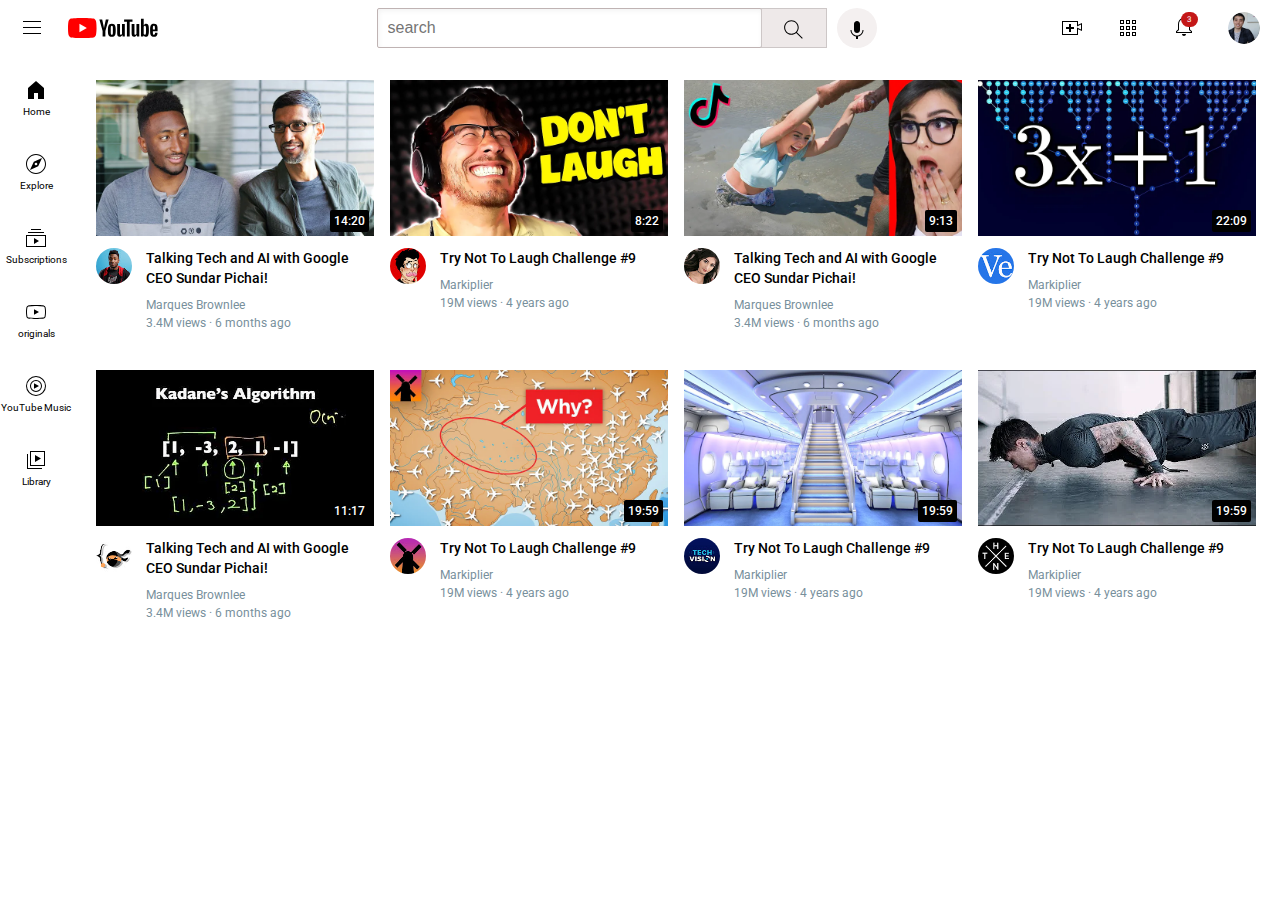
<file: index.html>
<!DOCTYPE html>
<html lang="en">
  <head>
    <meta charset="UTF-8" />
    <meta name="viewport" content="width=device-width, initial-scale=1.0" />

    <!-- Link to google roboto font -->
    <link rel="preconnect" href="https://fonts.googleapis.com" />
    <link rel="preconnect" href="https://fonts.gstatic.com" crossorigin />
    <link
      href="https://fonts.googleapis.com/css2?family=Roboto:ital,wght@0,100..900;1,100..900&display=swap"
      rel="stylesheet"
    />
    <link rel="stylesheet" href="./css/general.css" />
    <link rel="stylesheet" href="./css/header.css" />
    <link rel="stylesheet" href="./css/video.css" />
    <link rel="stylesheet" href="./css/sidebar.css" />
    <title>YouTube.com clone</title>
  </head>
  <body>
    <header class="header">
      <div class="left-section">
        <img
          class="humberger-menu"
          src="assets/icons/hamburger-menu.svg"
          alt=""
        />
        <img
          class="youtube-logo"
          src="assets/icons/youtube-logo.svg"
          alt=""
        />
      </div>
      <div class="middle-section">
        <input class="search-bar" type="text" placeholder="search" />
        <button class="search-button">
          <img class="search-icon" src="assets/icons/search.svg" />
          <div class="tool-tip">search</div>
        </button>
        <button class="voice-search-button">
          <img
            class="voice-search-icon"
            src="assets/icons/voice-search-icon.svg"
            alt=""
          />
          <div class="tool-tip">Search with your voice</div>
        </button>
      </div>
      <div class="right-section">
        <div class="upload-icon-container">
          <img class="upload-icon" src="assets/icons/upload.svg" alt="" />
          <div class="tool-tip">Create</div>
        </div>

        <img
          class="youtube-apps-icon"
          src="assets/icons/youtube-apps.svg"
          alt=""
        />
        <div class="notification-icon-containner">
          <img
            class="notification-icon"
            src="assets/icons/notifications.svg"
            alt=""
          />
          <div class="notifications-count">3</div>
        </div>
        <img
          class="channel-icon"
          src="assets/icons/my-channel.jpeg"
          alt=""
        />
      </div>
    </header>

    <!-- side bar  -->
    <nav class="side-bar">
      <div class="sidebar-link">
        <img src="assets/icons/home.svg" alt="" />
        <div>Home</div>
      </div>

      <div class="sidebar-link">
        <img src="assets/icons/explore.svg" alt="" />
        <div>Explore</div>
      </div>

      <div class="sidebar-link">
        <img src="assets/icons/subscriptions.svg" alt="" />
        <div>Subscriptions</div>
      </div>

      <div class="sidebar-link">
        <img src="assets/icons/originals.svg" alt="" />
        <div>originals</div>
      </div>

      <div class="sidebar-link">
        <img src="assets/icons/youtube-music.svg" alt="" />
        <div>YouTube Music</div>
      </div>

      <div class="sidebar-link">
        <img src="assets/icons/library.svg" alt="" />
        <div>Library</div>
      </div>
    </nav>

    <!-- Main Section -->

    <main>
      <section class="video-grid">
        <div class="video-preview">
          <!-- first row -->
          <div class="thumbnail-row">
            <img
              class="thumbnail"
              src="assets/thumbnails/thumbnail-1.webp"
              alt=""
            />
            <div class="video-time">14:20</div>
          </div>
          <!-- Second row -->
          <div class="video-info-grid">
            <!-- profile  -->
            <div class="channel-picture">
              <img
                class="profile-picture"
                src="assets/profiles/channel-1.jpeg"
                alt=""
              />
            </div>
            <!-- video Informations -->
            <div class="video-info">
              <p class="video-tittle">
                Talking Tech and AI with Google CEO Sundar Pichai!
              </p>
              <p class="video-author">Marques Brownlee</p>
              <p class="video-stats">3.4M views &#183; 6 months ago</p>
            </div>
          </div>
        </div>

        <!-- Second Video Preview -->
        <div class="video-preview">
          <!-- first row -->
          <div class="thumbnail-row">
            <img
              class="thumbnail"
              src="assets/thumbnails/thumbnail-2.webp"
              alt=""
            />
            <div class="video-time">8:22</div>
          </div>
          <!-- Second row -->
          <div class="video-info-grid">
            <!-- profile  -->
            <div class="channel-picture">
              <img
                class="profile-picture"
                src="assets/profiles/channel-2.jpeg"
                alt=""
              />
            </div>
            <!-- video Informations -->
            <div class="video-info">
              <p class="video-tittle">Try Not To Laugh Challenge #9</p>
              <p class="video-author">Markiplier</p>
              <p class="video-stats">19M views &#183; 4 years ago</p>
            </div>
          </div>
        </div>

        <!-- Third Video Preview -->
        <div class="video-preview">
          <!-- first row -->
          <div class="thumbnail-row">
            <img
              class="thumbnail"
              src="assets/thumbnails/thumbnail-3.webp"
              alt=""
            />
            <div class="video-time">9:13</div>
          </div>
          <!-- Second row -->
          <div class="video-info-grid">
            <!-- profile  -->
            <div class="channel-picture">
              <img
                class="profile-picture"
                src="assets/profiles/channel-3.jpeg"
                alt=""
              />
            </div>
            <!-- video Informations -->
            <div class="video-info">
              <p class="video-tittle">
                Talking Tech and AI with Google CEO Sundar Pichai!
              </p>
              <p class="video-author">Marques Brownlee</p>
              <p class="video-stats">3.4M views &#183; 6 months ago</p>
            </div>
          </div>
        </div>

        <!-- Second Video Preview -->
        <div class="video-preview">
          <!-- first row -->
          <div class="thumbnail-row">
            <img
              class="thumbnail"
              src="assets/thumbnails/thumbnail-4.webp"
              alt=""
            />
            <div class="video-time">22:09</div>
          </div>
          <!-- Second row -->
          <div class="video-info-grid">
            <!-- profile  -->
            <div class="channel-picture">
              <img
                class="profile-picture"
                src="assets/profiles/channel-4.jpeg"
                alt=""
              />
            </div>
            <!-- video Informations -->
            <div class="video-info">
              <p class="video-tittle">Try Not To Laugh Challenge #9</p>
              <p class="video-author">Markiplier</p>
              <p class="video-stats">19M views &#183; 4 years ago</p>
            </div>
          </div>
        </div>

        <div class="video-preview">
          <!-- first row -->
          <div class="thumbnail-row">
            <img
              class="thumbnail"
              src="assets/thumbnails/thumbnail-5.webp"
              alt=""
            />
            <div class="video-time">11:17</div>
          </div>
          <!-- Second row -->
          <div class="video-info-grid">
            <!-- profile  -->
            <div class="channel-picture">
              <img
                class="profile-picture"
                src="assets/profiles/channel-5.jpeg"
                alt=""
              />
            </div>
            <!-- video Informations -->
            <div class="video-info">
              <p class="video-tittle">
                Talking Tech and AI with Google CEO Sundar Pichai!
              </p>
              <p class="video-author">Marques Brownlee</p>
              <p class="video-stats">3.4M views &#183; 6 months ago</p>
            </div>
          </div>
        </div>

        <!--Video Preview -->
        <div class="video-preview">
          <!-- first row -->
          <div class="thumbnail-row">
            <img
              class="thumbnail"
              src="assets/thumbnails/thumbnail-7.webp"
              alt=""
            />
            <div class="video-time">19:59</div>
          </div>
          <!-- Second row -->
          <div class="video-info-grid">
            <!-- profile  -->
            <div class="channel-picture">
              <img
                class="profile-picture"
                src="assets/profiles/channel-7.jpeg"
                alt=""
              />
            </div>
            <!-- video Informations -->
            <div class="video-info">
              <p class="video-tittle">Try Not To Laugh Challenge #9</p>
              <p class="video-author">Markiplier</p>
              <p class="video-stats">19M views &#183; 4 years ago</p>
            </div>
          </div>
        </div>

        <!--Video Preview -->
        <div class="video-preview">
          <!-- first row -->
          <div class="thumbnail-row">
            <img
              class="thumbnail"
              src="assets/thumbnails/thumbnail-8.webp"
              alt=""
            />
            <div class="video-time">19:59</div>
          </div>
          <!-- Second row -->
          <div class="video-info-grid">
            <!-- profile  -->
            <div class="channel-picture">
              <img
                class="profile-picture"
                src="assets/profiles/channel-8.jpeg"
                alt=""
              />
            </div>
            <!-- video Informations -->
            <div class="video-info">
              <p class="video-tittle">Try Not To Laugh Challenge #9</p>
              <p class="video-author">Markiplier</p>
              <p class="video-stats">19M views &#183; 4 years ago</p>
            </div>
          </div>
        </div>

        <!--Video Preview -->
        <div class="video-preview">
          <!-- first row -->
          <div class="thumbnail-row">
            <img
              class="thumbnail"
              src="assets/thumbnails/thumbnail-9.webp"
              alt=""
            />
            <div class="video-time">19:59</div>
          </div>
          <!-- Second row -->
          <div class="video-info-grid">
            <!-- profile  -->
            <div class="channel-picture">
              <img
                class="profile-picture"
                src="assets/profiles/channel-9.jpeg"
                alt=""
              />
            </div>
            <!-- video Informations -->
            <div class="video-info">
              <p class="video-tittle">Try Not To Laugh Challenge #9</p>
              <p class="video-author">Markiplier</p>
              <p class="video-stats">19M views &#183; 4 years ago</p>
            </div>
          </div>
        </div>
      </section>
    </main>
</file>
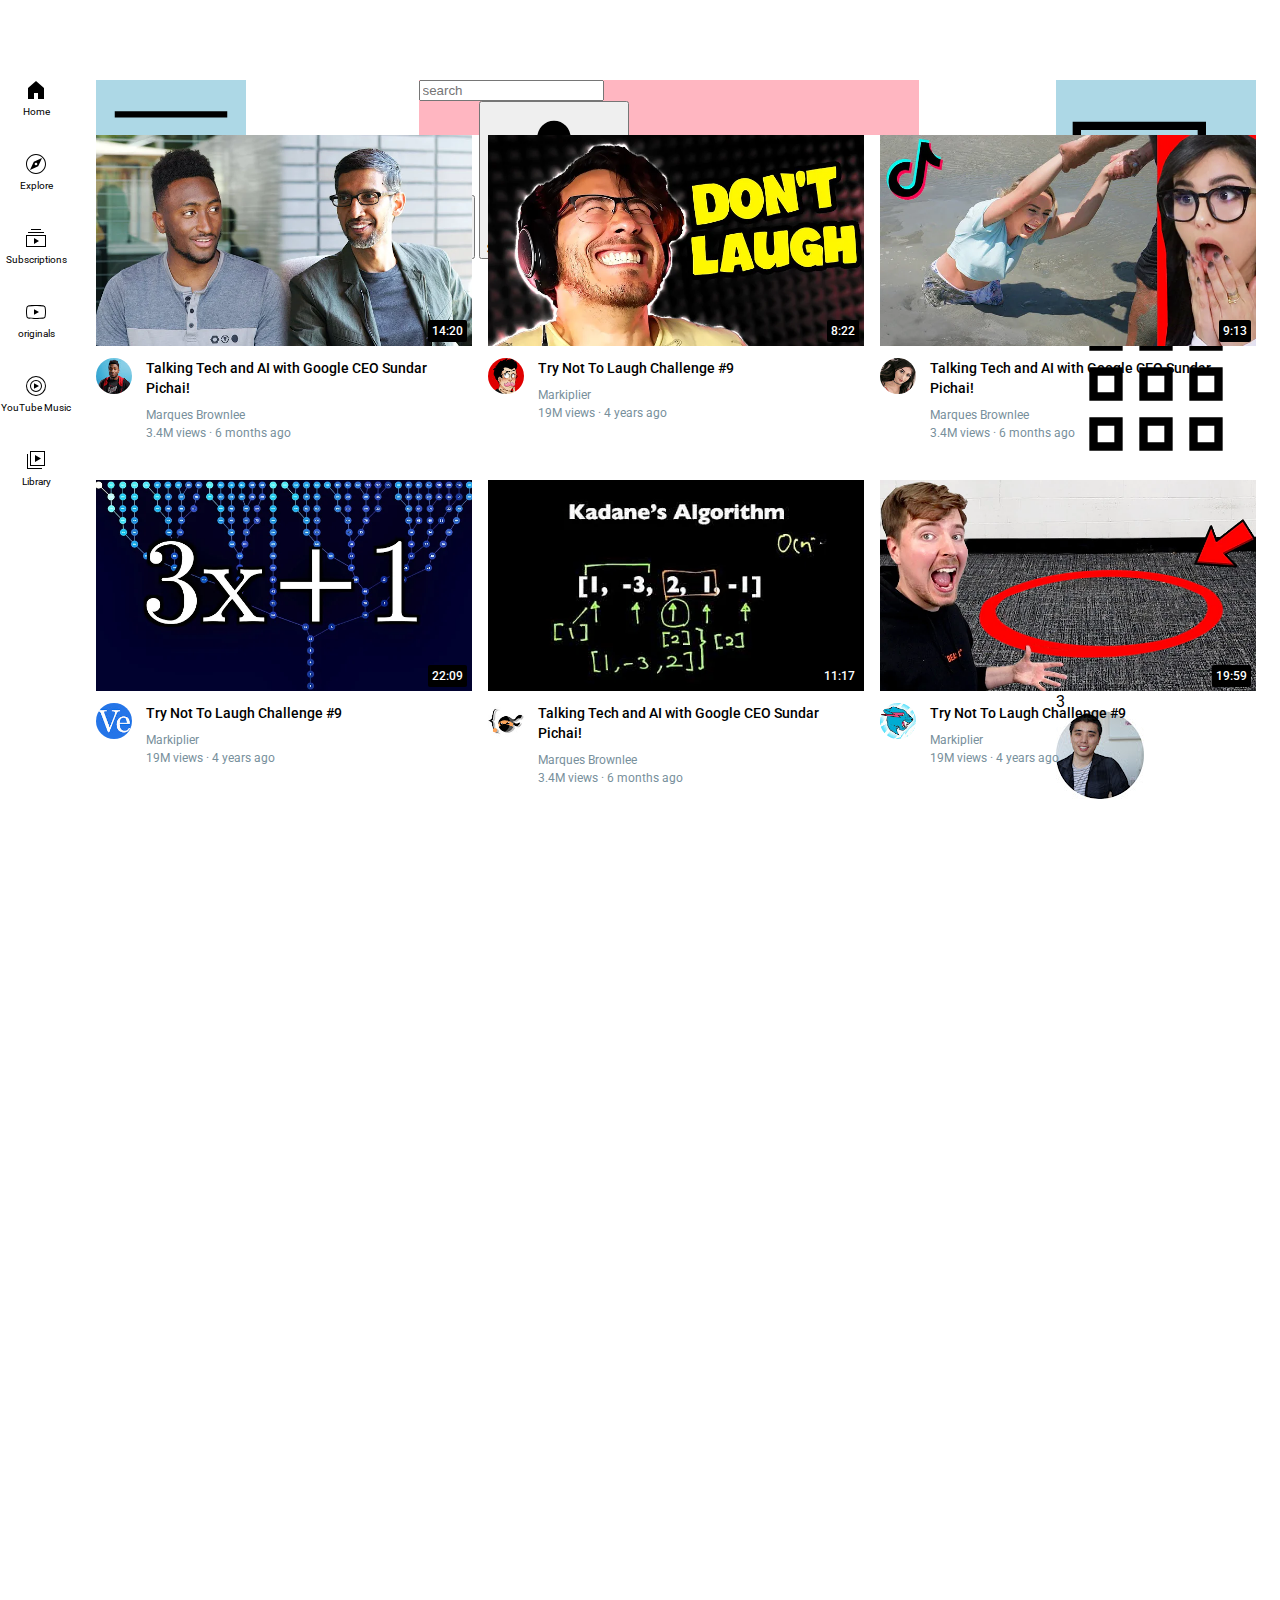
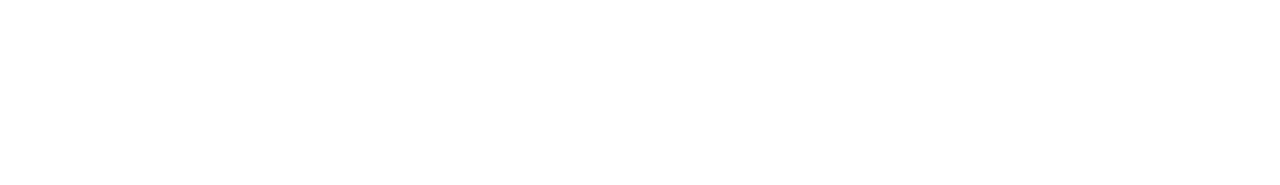
<file: youtube.html/index.html>
<!DOCTYPE html>
<html lang="en">
  <head>
    <meta charset="UTF-8" />
    <meta name="viewport" content="width=device-width, initial-scale=1.0" />

    <!-- Link to google roboto font -->
    <link rel="preconnect" href="https://fonts.googleapis.com" />
    <link rel="preconnect" href="https://fonts.gstatic.com" crossorigin />
    <link
      href="https://fonts.googleapis.com/css2?family=Roboto:ital,wght@0,100..900;1,100..900&display=swap"
      rel="stylesheet"
    />
    <link rel="stylesheet" href="./css/general.css" />
    <link rel="stylesheet" href="./css/header.css" />
    <link rel="stylesheet" href="./css/video.css" />
    <link rel="stylesheet" href="./css/sidebar.css" />
    <title>YouTube.com clone</title>
  </head>
  <body>
    <div class="header">
      <div class="left-section">
        <img
          class="humberger-menu"
          src="../assets/icons/hamburger-menu.svg"
          alt=""
        />
        <img
          class="youtube-logo"
          src="../assets/icons/youtube-logo.svg"
          alt=""
        />
      </div>
      <div class="middle-section">
        <input class="search-bar" type="text" placeholder="search" />
        <button class="search-button">
          <img class="search-icon" src="../assets/icons/search.svg" />
          <div class="tool-tip">search</div>
        </button>
        <button class="voice-search-button">
          <img
            class="voice-search-icon"
            src="../assets/icons/voice-search-icon.svg"
            alt=""
          />
          <div class="tool-tip">Search with your voice</div>
        </button>
      </div>
      <div class="right-section">
        <img class="upload-icon" src="../assets/icons/upload.svg" alt="" />
        <img
          class="youtube-apps-icon"
          src="../assets/icons/youtube-apps.svg"
          alt=""
        />
        <div class="notification-icon-containner">
          <img
            class="notification-icon"
            src="../assets/icons/notifications.svg"
            alt=""
          />
          <div class="notifications-count">3</div>
        </div>
        <img
          class="channel-icon"
          src="../assets/icons/my-channel.jpeg"
          alt=""
        />
      </div>
    </div>

    <!-- side bar  -->
    <div class="side-bar">
      <div class="sidebar-link">
        <img src="../assets/icons/home.svg" alt="" />
        <div>Home</div>
      </div>

      <div class="sidebar-link">
        <img src="../assets/icons/explore.svg" alt="" />
        <div>Explore</div>
      </div>

      <div class="sidebar-link">
        <img src="../assets/icons/subscriptions.svg" alt="" />
        <div>Subscriptions</div>
      </div>

      <div class="sidebar-link">
        <img src="../assets/icons/originals.svg" alt="" />
        <div>originals</div>
      </div>

      <div class="sidebar-link">
        <img src="../assets/icons/youtube-music.svg" alt="" />
        <div>YouTube Music</div>
      </div>

      <div class="sidebar-link">
        <img src="../assets/icons/library.svg" alt="" />
        <div>Library</div>
      </div>
    </div>
    <div class="video-grid">
      <div class="video-preview">
        <!-- first row -->
        <div class="thumbnail-row">
          <img
            class="thumbnail"
            src="../assets/thumbnails/thumbnail-1.webp"
            alt=""
          />
          <div class="video-time">14:20</div>
        </div>
        <!-- Second row -->
        <div class="video-info-grid">
          <!-- profile  -->
          <div class="channel-picture">
            <img
              class="profile-picture"
              src="../assets/profiles/channel-1.jpeg"
              alt=""
            />
          </div>
          <!-- video Informations -->
          <div class="video-info">
            <p class="video-tittle">
              Talking Tech and AI with Google CEO Sundar Pichai!
            </p>
            <p class="video-author">Marques Brownlee</p>
            <p class="video-stats">3.4M views &#183; 6 months ago</p>
          </div>
        </div>
      </div>

      <!-- Second Video Preview -->
      <div class="video-preview">
        <!-- first row -->
        <div class="thumbnail-row">
          <img
            class="thumbnail"
            src="../assets/thumbnails/thumbnail-2.webp"
            alt=""
          />
          <div class="video-time">8:22</div>
        </div>
        <!-- Second row -->
        <div class="video-info-grid">
          <!-- profile  -->
          <div class="channel-picture">
            <img
              class="profile-picture"
              src="../assets/profiles/channel-2.jpeg"
              alt=""
            />
          </div>
          <!-- video Informations -->
          <div class="video-info">
            <p class="video-tittle">Try Not To Laugh Challenge #9</p>
            <p class="video-author">Markiplier</p>
            <p class="video-stats">19M views &#183; 4 years ago</p>
          </div>
        </div>
      </div>

      <!-- Third Video Preview -->
      <div class="video-preview">
        <!-- first row -->
        <div class="thumbnail-row">
          <img
            class="thumbnail"
            src="../assets/thumbnails/thumbnail-3.webp"
            alt=""
          />
          <div class="video-time">9:13</div>
        </div>
        <!-- Second row -->
        <div class="video-info-grid">
          <!-- profile  -->
          <div class="channel-picture">
            <img
              class="profile-picture"
              src="../assets/profiles/channel-3.jpeg"
              alt=""
            />
          </div>
          <!-- video Informations -->
          <div class="video-info">
            <p class="video-tittle">
              Talking Tech and AI with Google CEO Sundar Pichai!
            </p>
            <p class="video-author">Marques Brownlee</p>
            <p class="video-stats">3.4M views &#183; 6 months ago</p>
          </div>
        </div>
      </div>

      <!-- Second Video Preview -->
      <div class="video-preview">
        <!-- first row -->
        <div class="thumbnail-row">
          <img
            class="thumbnail"
            src="../assets/thumbnails/thumbnail-4.webp"
            alt=""
          />
          <div class="video-time">22:09</div>
        </div>
        <!-- Second row -->
        <div class="video-info-grid">
          <!-- profile  -->
          <div class="channel-picture">
            <img
              class="profile-picture"
              src="../assets/profiles/channel-4.jpeg"
              alt=""
            />
          </div>
          <!-- video Informations -->
          <div class="video-info">
            <p class="video-tittle">Try Not To Laugh Challenge #9</p>
            <p class="video-author">Markiplier</p>
            <p class="video-stats">19M views &#183; 4 years ago</p>
          </div>
        </div>
      </div>

      <div class="video-preview">
        <!-- first row -->
        <div class="thumbnail-row">
          <img
            class="thumbnail"
            src="../assets/thumbnails/thumbnail-5.webp"
            alt=""
          />
          <div class="video-time">11:17</div>
        </div>
        <!-- Second row -->
        <div class="video-info-grid">
          <!-- profile  -->
          <div class="channel-picture">
            <img
              class="profile-picture"
              src="../assets/profiles/channel-5.jpeg"
              alt=""
            />
          </div>
          <!-- video Informations -->
          <div class="video-info">
            <p class="video-tittle">
              Talking Tech and AI with Google CEO Sundar Pichai!
            </p>
            <p class="video-author">Marques Brownlee</p>
            <p class="video-stats">3.4M views &#183; 6 months ago</p>
          </div>
        </div>
      </div>

      <!-- Second Video Preview -->
      <div class="video-preview">
        <!-- first row -->
        <div class="thumbnail-row">
          <img
            class="thumbnail"
            src="../assets/thumbnails/thumbnail-6.webp"
            alt=""
          />
          <div class="video-time">19:59</div>
        </div>
        <!-- Second row -->
        <div class="video-info-grid">
          <!-- profile  -->
          <div class="channel-picture">
            <img
              class="profile-picture"
              src="../assets/profiles/channel-6.jpeg"
              alt=""
            />
          </div>
          <!-- video Informations -->
          <div class="video-info">
            <p class="video-tittle">Try Not To Laugh Challenge #9</p>
            <p class="video-author">Markiplier</p>
            <p class="video-stats">19M views &#183; 4 years ago</p>
          </div>
        </div>
      </div>
    </div>
  </body>
</html>
</file>
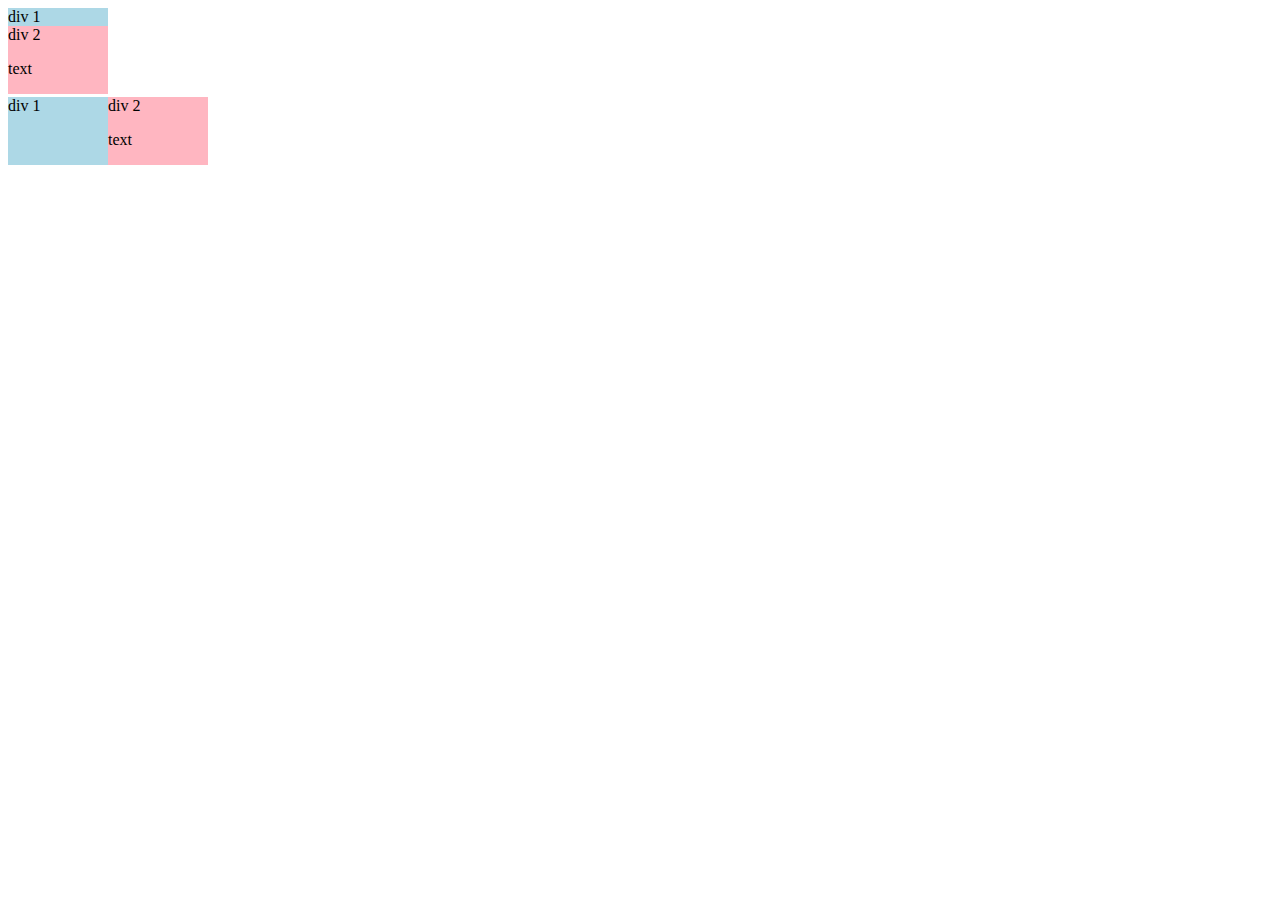
<file: intro-to-html/grid.html>
<!DOCTYPE html>
<html lang="en">
<head>
    <meta charset="UTF-8">
    <meta name="viewport" content="width=device-width, initial-scale=1.0">
    <title>Grid Practice</title>
</head>
<body>
   <div style="
    display: grid;
    grid-template-columns: 100px ;
    
    ">
    <div style="background-color: lightblue;">div 1</div>
    <div style="background-color: lightpink;">div 2 <p>text</p></div>
    
   </div> 
   <div style="
    display: grid;
    grid-template-columns: 100px 100px 100px ;
    margin-top: 3px;
    
    ">
    <div style="background-color: lightblue;">div 1</div>
    <div style="background-color: lightpink;">div 2 <p>text</p></div>
    
   </div>
</body>
</html>
</file>
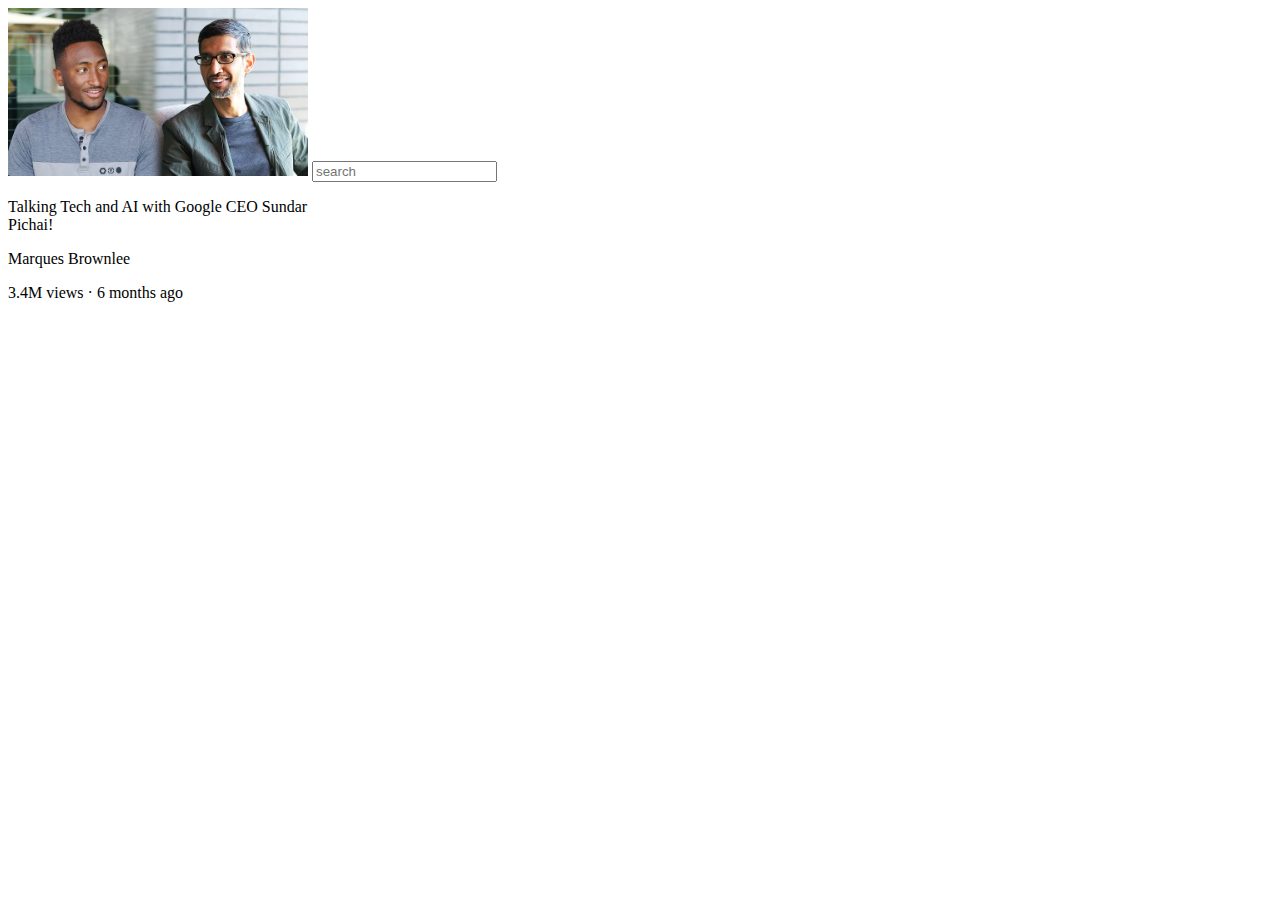
<file: youtube.html/youtube.html>
<!DOCTYPE html>
<html lang="en">
  <head>
    <meta charset="UTF-8" />
    <meta name="viewport" content="width=device-width, initial-scale=1.0" />
    <title>YouTube.com clone</title>
    <style>
      .thumbnail {
        width: 300px;
      }

      
      .search-bar {
        ok;
      }
      .video-tittle{
       width: 300px; 
      }
    </style>
  </head>
  <body>
    <img class="thumbnail" src="../assets/thumbnails/thumbnail-1.webp" alt="" />
    <input class="search-bar" type="text" placeholder="search" />
    <p class="video-tittle">Talking Tech and AI with Google CEO Sundar Pichai!</p>
    <p>Marques Brownlee</p>
    <p>3.4M views &#183; 6 months ago</p>
  </body>
</html>
</file>
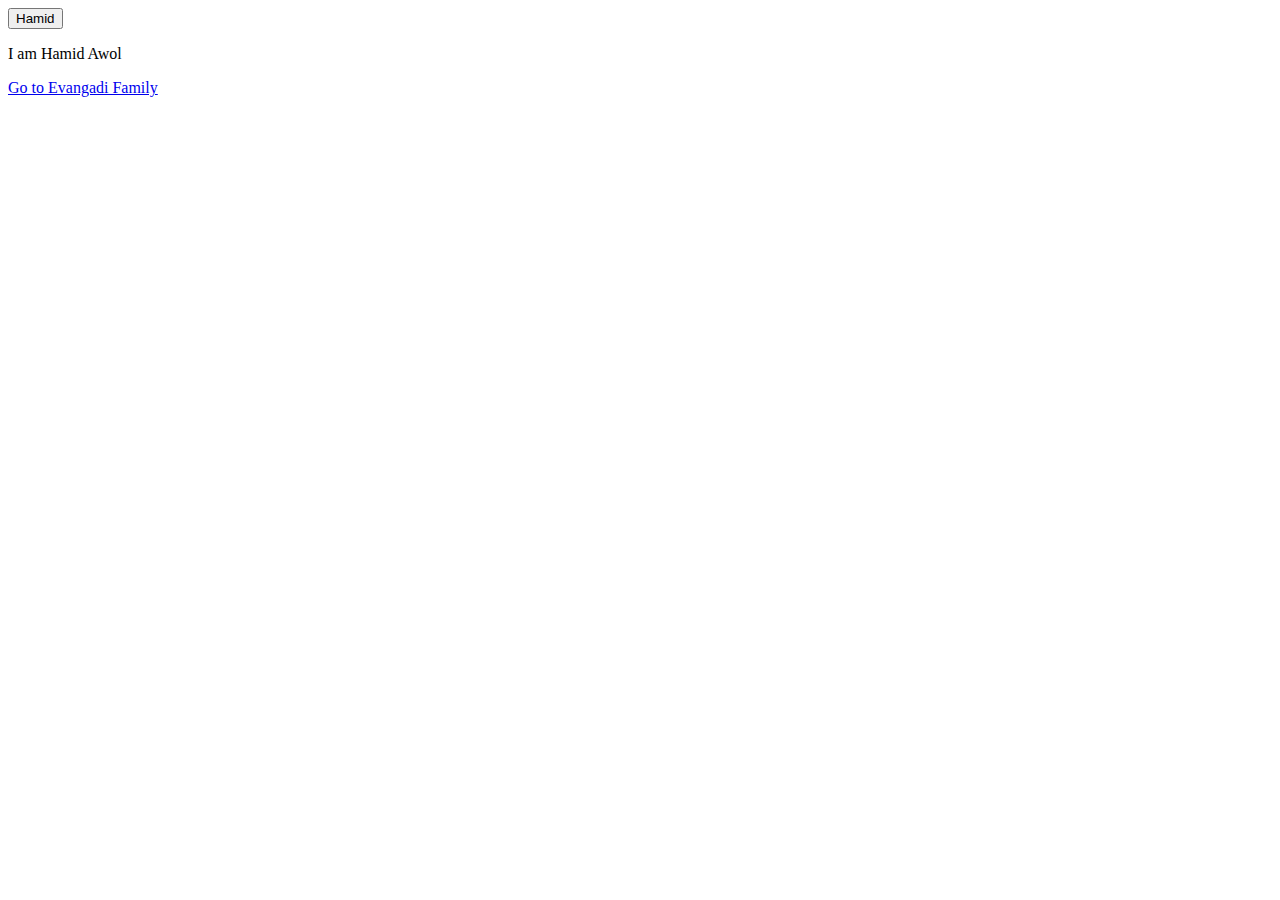
<file: intro-to-html/CSS/website.html>
<!DOCTYPE html>
<html lang="en">
  <head>
    <meta charset="UTF-8" />
    <meta name="viewport" content="width=device-width, initial-scale=1.0" />
    <title>Practice</title>
  </head>
  <body>
    <button>Hamid</button>
    <p>I am Hamid Awol</p>

    <!-- Extra Spaces are ignored in HTML -->

    <a href="https:/www.evangadi.com/" target="_blank"
      >Go to Evangadi Family
    </a>
  </body>
</html>
</file>
<file: css/general.css>
body{
    margin: 0;
    padding-top: 80px;
    padding-left: 96px;
    padding-right: 24px;
    background-color: rgb(255, 255, 255);
    font-family: Roboto,Arial, Helvetica, sans-serif;
    padding-bottom: 50px;
 }
 p {
        font-family: Roboto, Arial, Helvetica, sans-serif;
        margin-top: 0;
        margin-bottom: 0;
      }
</file>
<file: css/header.css>
.search-bar {
  display: block;
  flex: 1;
  height: 36px;
  font-size: 16px;
  padding-left: 10px;
  border-width: 1px;
  border-style: solid;
  border-color: rgb(191, 179, 179);
  border-radius: 2px;
  box-shadow: inset 1px 2px 5px rgba(0, 0, 0, 0.05);
  width: 0;
}
.search-bar::placeholder {
  font-size: 16px;
}
.header {
  height: 55px;
  display: flex;
  flex-direction: row;
  justify-content: space-between;
  position: fixed;
  top: 0;
  left: 0;
  right: 0;
  background-color: #fff;
  border-bottom-width: 1px;
  border-bottom-style: solid;
  border-bottom-color: rgb(255, 255, 255);
  z-index: 100;
}
.left-section {
  display: flex;
  align-items: center;
}
.humberger-menu {
  margin-left: 20px;
  margin-right: 24px;
  height: 24px;
}
.youtube-logo {
  height: 20px;
}
.middle-section {
  display: flex;
  align-items: center;
  flex: 1;
  margin-left: 70px;
  margin-right: 35px;
  max-width: 500px;
}
.search-button {
  background-color: rgb(238, 233, 233);
  height: 40px;
  width: 66px;
  border: solid 1px rgb(205, 199, 199);
  margin-left: -1px;
  margin-right: 10px;
}
.search-button,
.voice-search-button,
.upload-icon-container {
  position: relative;
  display: flex;
  justify-content: center;
  align-items: center;
}

.search-icon {
  margin-top: 4px;
  height: 25px;
}
.voice-search-button {
  background-color: rgb(244, 240, 240);
  height: 40px;
  width: 40px;
  border-radius: 20px;
  border: none;
}
.voice-search-icon {
  height: 24px;
  margin-top: 4px;
}
.right-section {
  display: flex;
  align-items: center;
  margin-right: 20px;
  width: 200px;
  justify-content: space-between;
  flex-shrink: 0;
}
.upload-icon {
  height: 24px;
}
.youtube-apps-icon {
  height: 24px;
}
.notification-icon {
  height: 24px;
}
.notification-icon-containner {
  position: relative;
}

.notifications-count {
  position: absolute;
  top: -2px;
  right: -2px;
  background-color: rgb(196, 24, 24);
  color: white;
  font-size: 8px;
  padding: 3px 6px;
  border-radius: 10px;
}

.channel-icon {
  width: 32px;
  border-radius: 16px;
}
.search-button .tool-tip,
.voice-search-button .tool-tip,
.upload-icon-container .tool-tip {
  position: absolute;
  background-color: grey;
  color: white;
  padding: 4px 8px;
  border-radius: 2px;
  font-size: 12px;
  bottom: -30px;
  opacity: 0;
  pointer-events: none;
  white-space: nowrap;
}
.search-button:hover .tool-tip,
.voice-search-button:hover .tool-tip,
.upload-icon-container:hover .tool-tip {
  opacity: 1;
  transition: opacity 0.15s;
}
</file>
<file: css/video.css>
.thumbnail {
  width: 100%;
}

.video-tittle {
  margin-top: 0;
  font-size: 14px;
  font-weight: 500;
  line-height: 20px;
  margin-bottom: 10px;
}

.video-info-grid {
  display: grid;
  grid-template-columns: 50px 1fr;
}

.profile-picture {
  width: 36px;
  border-radius: 50px;
}
.thumbnail-row {
  position: relative;
  margin-bottom: 8px;
}

.video-author,
.video-stats {
  font-size: 12px;
  color: #78909c;
}
.video-author {
  margin-bottom: 4px;
}
.video-grid {
  display: grid;
  grid-template-columns: 1fr 1fr 1fr;
  column-gap: 16px;
  row-gap: 40px;
}

@media(max-width: 750px){

.video-grid{
  grid-template-columns: 1fr 1fr;

}

}

@media ( min-width:751px) and (max-width:999px){
  .video-grid{
  grid-template-columns: 1fr 1fr 1fr;

}
  
}


@media(min-width: 1000px){

.video-grid{
  grid-template-columns: 1fr 1fr 1fr 1fr;

}
}


.video-time {
  background-color: black;
  color: white;
  position: absolute;
  bottom: 8px;
  right: 5px;
  font-size: 12px;
  font-weight: 500;
  padding: 4px ;
  border-radius: 2px;
}
</file>
<file: css/sidebar.css>
.side-bar{
    position: fixed;
    left: 0;
    bottom: 0;
    top: 55px;
    background-color: white;
    width: 72px;
    z-index: 200;
    padding-top: 5px;
}
.sidebar-link{
    display: flex;
    height: 74px;
    flex-direction: column;
    justify-content: center;
    align-items: center;
    cursor: pointer;
   
    
}
.sidebar-link:hover{
    background-color: rgb(240, 232, 232);
}
.sidebar-link img{
    margin-bottom: 4px;
    height: 24px;
}
.sidebar-link div{
    font-family: Roboto,Arial, Helvetica, sans-serif;
    font-size: 10px;
}
</file>
<file: youtube.html/css/general.css>
body{
    margin: 0;
    padding-top: 80px;
    padding-left: 96px;
    padding-right: 24px;
    background-color: rgb(255, 255, 255);
    font-family: Roboto,Arial, Helvetica, sans-serif;
    padding-bottom: 1000px;
 }
 p {
        font-family: Roboto, Arial, Helvetica, sans-serif;
        margin-top: 0;
        margin-bottom: 0;
      }
</file>
<file: youtube.html/css/header.css>
.search-bar {
  display: block;
}
.header {
  height: 55px;
  display: flex;
  flex-direction: row;
  justify-content: space-between;
}
.left-section {
  background-color: lightblue;
  width: 150px;
}
.middle-section {
  background-color: lightpink;
  flex: 1;
  margin-left: 70px;
  margin-right: 35px;
  max-width: 500px;
}
.right-section {
  background-color: lightblue;
  width: 200px;
}
</file>
<file: youtube.html/css/video.css>
.thumbnail {
  width: 100%;
}

.video-tittle {
  margin-top: 0;
  font-size: 14px;
  font-weight: 500;
  line-height: 20px;
  margin-bottom: 10px;
}

.video-info-grid {
  display: grid;
  grid-template-columns: 50px 1fr;
}

.profile-picture {
  width: 36px;
  border-radius: 50px;
}
.thumbnail-row {
  position: relative;
  margin-bottom: 8px;
}

.video-author,
.video-stats {
  font-size: 12px;
  color: #78909c;
}
.video-author {
  margin-bottom: 4px;
}
.video-grid {
  display: grid;
  grid-template-columns: 1fr 1fr 1fr;
  column-gap: 16px;
  row-gap: 40px;
}
.video-time {
  font-family: Roboto,Arial, Helvetica, sans-serif;
  background-color: black;
  color: white;
  position: absolute;
  bottom: 8px;
  right: 5px;
  font-size: 12px;
  font-weight: 500;
  padding: 4px 4px;
  border-radius: 2px;
}
</file>
<file: youtube.html/css/sidebar.css>
.side-bar{
    position: fixed;
    left: 0;
    bottom: 0;
    top: 55px;
    background-color: white;
    width: 72px;
    z-index: 200;
    padding-top: 5px;
}
.sidebar-link{
    display: flex;
    height: 74px;
    flex-direction: column;
    justify-content: center;
    align-items: center;
    cursor: pointer;
   
    
}
.sidebar-link:hover{
    background-color: rgb(240, 232, 232);
}
.sidebar-link img{
    margin-bottom: 4px;
    height: 24px;
}
.sidebar-link div{
    font-family: Roboto,Arial, Helvetica, sans-serif;
    font-size: 10px;
}
</file>
